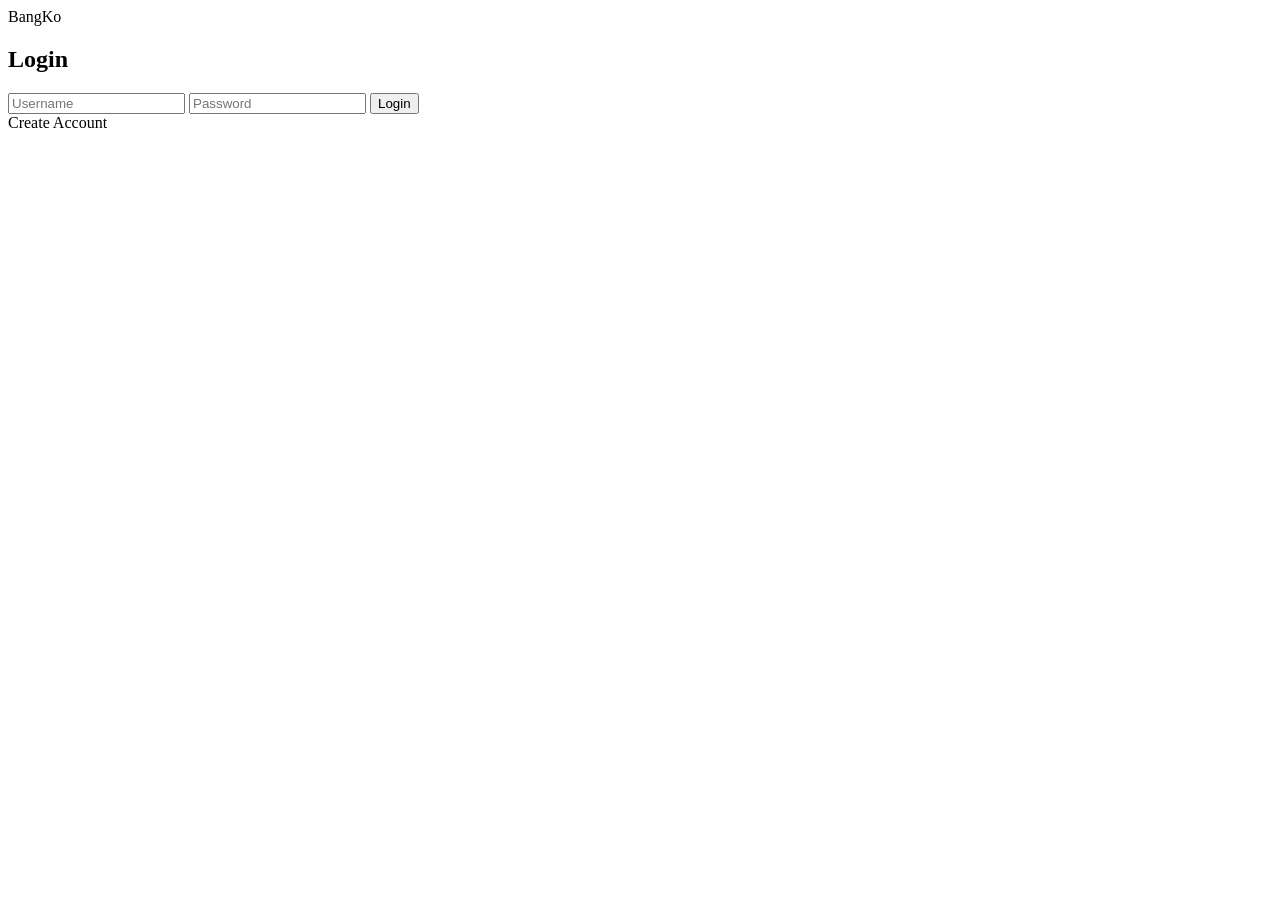
<file: src/main/resources/templates/index.html>
<!DOCTYPE html>
<html xmlns:th="http://www.thymeleaf.org">

<head>
    <title>BangKo - Login</title>
    <link rel="icon" type="image/svg+xml" th:href="@{/favicon.svg}">
    <link rel="stylesheet" th:href="@{/css/style.css}">
</head>

<body>

<div class="app-title">BangKo</div>

<div class="container">

    <!-- SUCCESS / ERROR MESSAGE -->
    <div th:if="${message}" class="success-message">
        <p th:text="${message}"></p>
    </div>

    <div th:if="${error}" class="error-message">
        <p th:text="${error}"></p>
    </div>

    <h2>Login</h2>

    <form th:action="@{/api/accounts/login}" method="post">

        <input type="text" name="username" placeholder="Username" required>

        <input type="password" name="password" placeholder="Password" required>

        <button type="submit">Login</button>

    </form>

    <a th:href="@{/register}">Create Account</a>

</div>

</body>
</html>
</file>
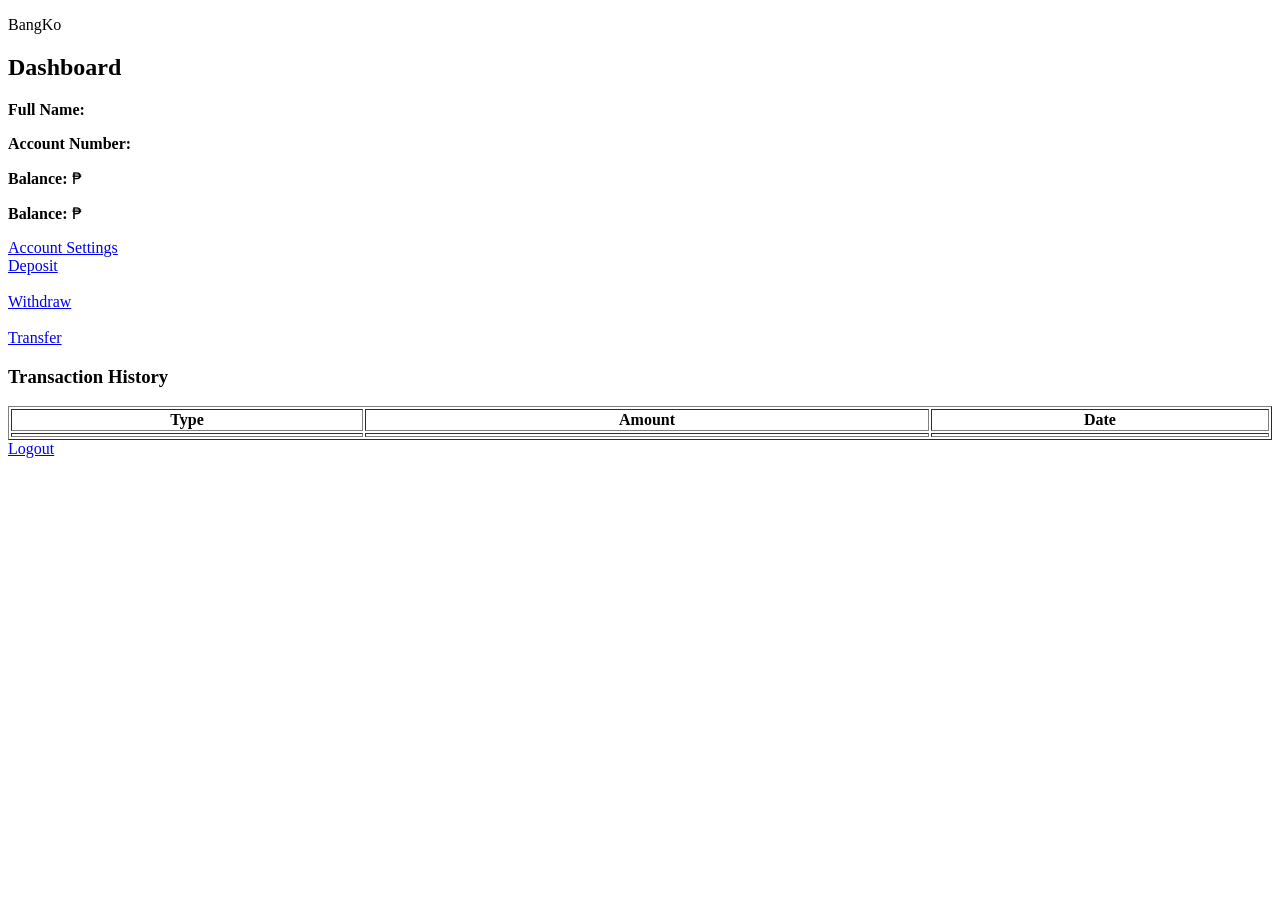
<file: src/main/resources/templates/dashboard.html>
<!DOCTYPE html>
<html xmlns:th="http://www.thymeleaf.org">

<head>
    <title>BangKo - Dashboard</title>
    <link rel="icon" type="image/svg+xml" th:href="@{/favicon.svg}">
    <link rel="stylesheet" th:href="@{/css/style.css}">
</head>

<body>

<div th:if="${message}" class="success-message">
    <p th:text="${message}"></p>
</div>

<div class="app-title">BangKo</div>

<div class="container">

    <h2>Dashboard</h2>

    <div class="card" th:if="${account != null}">
        <p><b>Full Name:</b> <span th:text="${account.fullName}"></span></p>
        <p><b>Account Number:</b> <span th:text="${account.accountNumber}"></span></p>
        <p><b>Balance:</b> ₱ <p><b>Balance:</b> ₱ <span th:text="${#numbers.formatDecimal(account.balance, 1, 'COMMA', 2, 'POINT')}"></span></p>
        <a href="/api/accounts/profile/edit">Account Settings</a>
    </div>

    <div class="card">
        <a href="/deposit">Deposit</a><br><br>
        <a href="/withdraw">Withdraw</a><br><br>
        <a href="/transfer">Transfer</a>
    </div>

    <div class="card">
        <h3>Transaction History</h3>

        <table border="1" width="100%">
            <tr>
                <th>Type</th>
                <th>Amount</th>
                <th>Date</th>
            </tr>

            <tr th:each="t : ${transactions}">
                <td th:text="${t.transactionType}"></td>
                <td th:text="${#numbers.formatDecimal(t.amount, 1, 'COMMA', 2, 'POINT')}"></td>
                <td th:text="${t.timestamp}"></td>
            </tr>
        </table>

    </div>

    <a href="/">Logout</a>

</div>

</body>
</html>
</file>
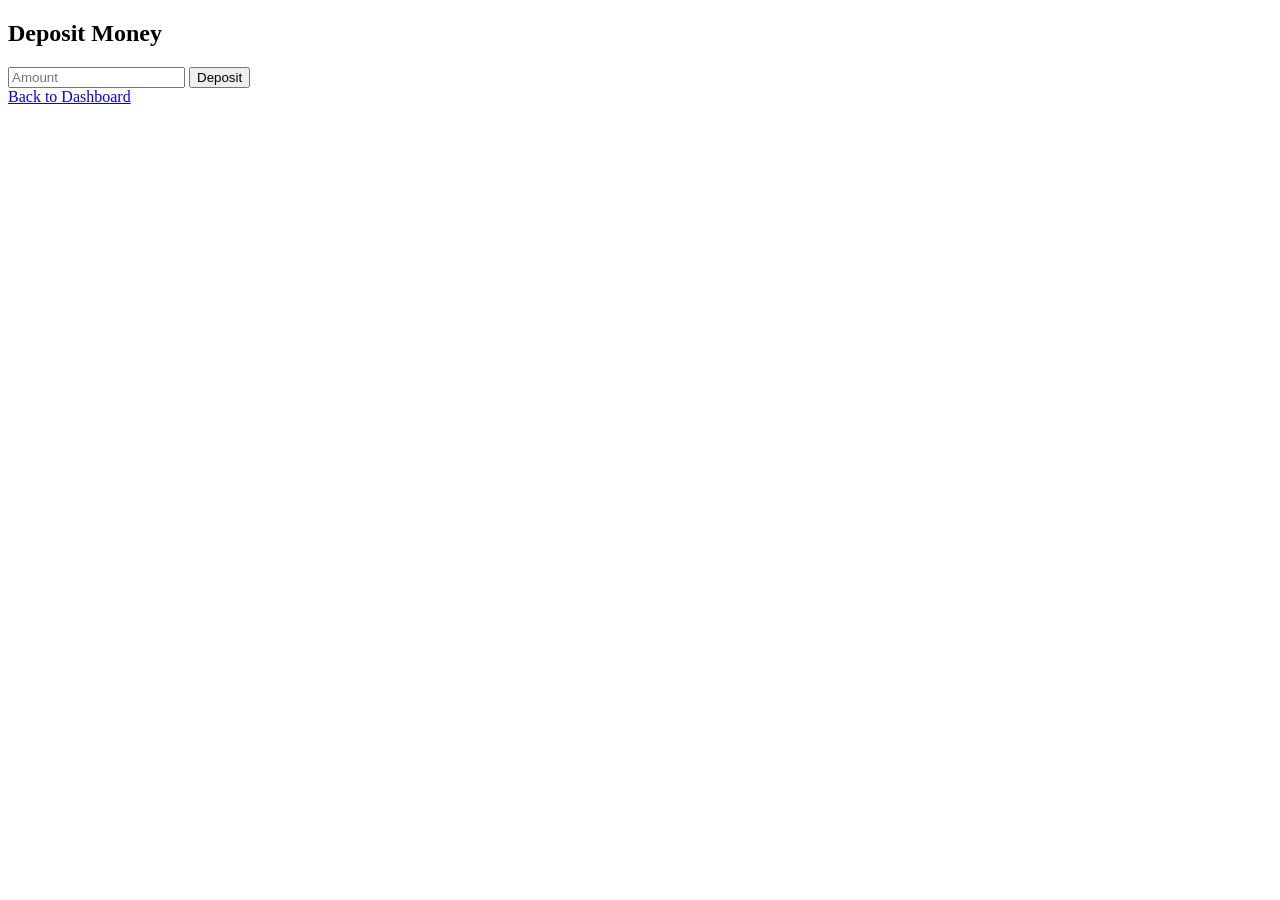
<file: src/main/resources/templates/deposit.html>
<!DOCTYPE html>
<html xmlns:th="http://www.thymeleaf.org">

<head>
    <title>Deposit</title>
    <link rel="icon" type="image/svg+xml" th:href="@{/favicon.svg}">
    <link rel="stylesheet" th:href="@{/css/style.css}">
</head>

<body>

<div class="container">

    <h2>Deposit Money</h2>

    <form action="/api/accounts/deposit" method="post">

        <input type="number" name="amount" placeholder="Amount" required>

        <button type="submit">Deposit</button>

    </form>

    <a href="/dashboard">Back to Dashboard</a>

</div>

</body>
</html>
</file>
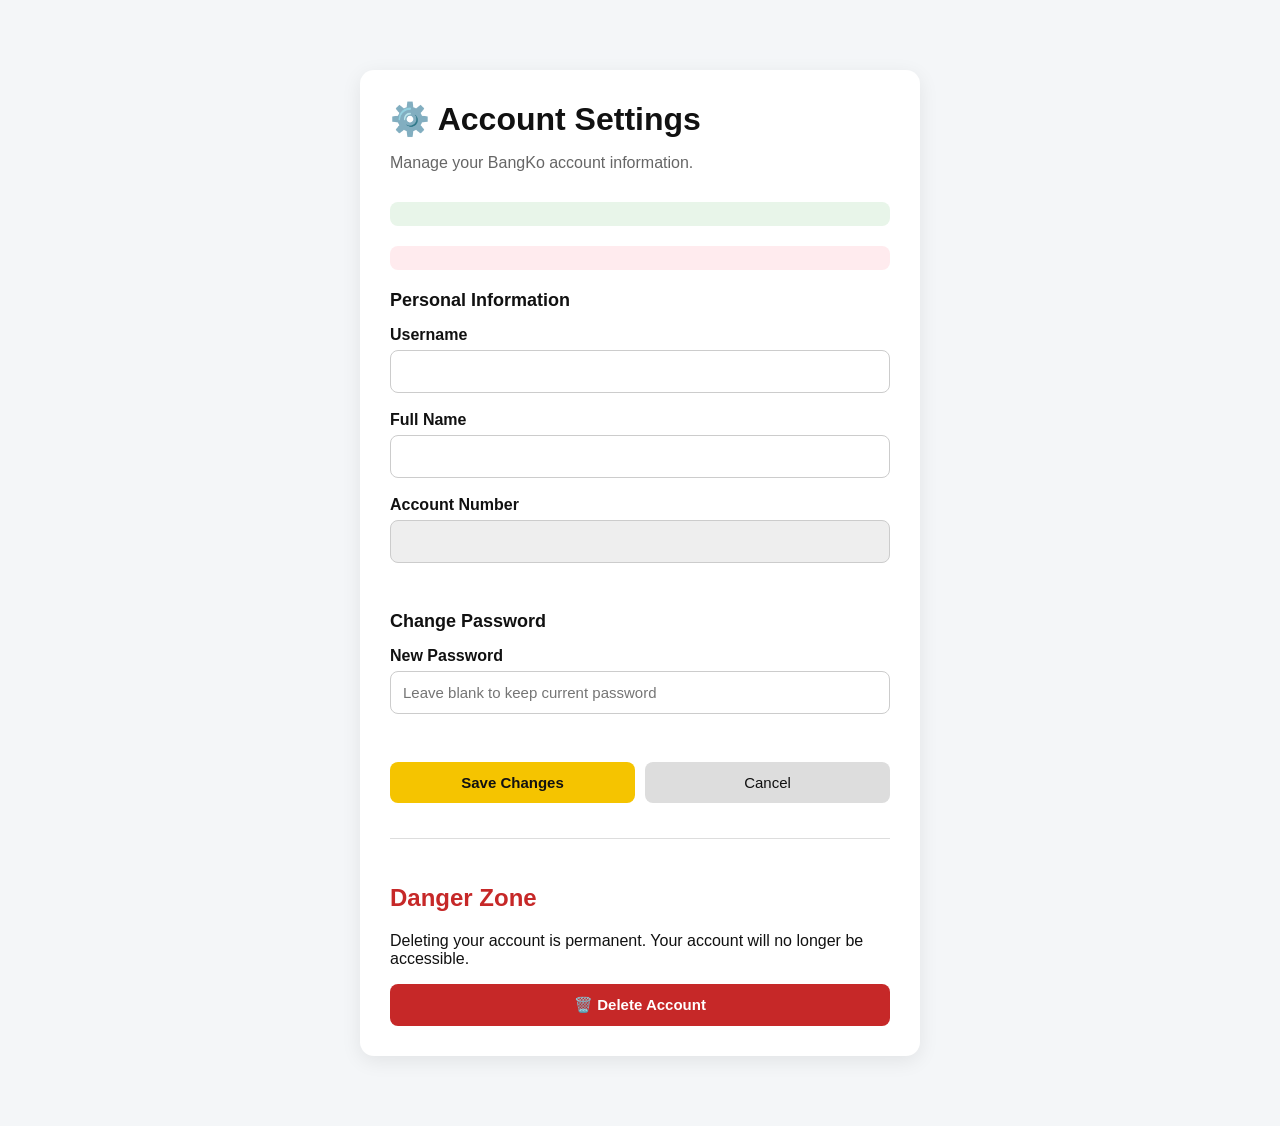
<file: src/main/resources/templates/edit-profile.html>
<!DOCTYPE html>
<html lang="en" xmlns:th="http://www.thymeleaf.org">

<head>
    <meta charset="UTF-8">
    <meta name="viewport" content="width=device-width, initial-scale=1.0">

    <title>Account Settings - BangKo</title>

    <style>

        * {
            box-sizing: border-box;
        }

        body {
            margin: 0;
            font-family: Arial, sans-serif;
            background: #f4f6f8;
            color: #111;
        }

        .container {
            width: 100%;
            max-width: 600px;
            margin: 50px auto;
            padding: 20px;
        }

        .card {
            background: white;
            border-radius: 14px;
            padding: 30px;
            box-shadow: 0 5px 20px rgba(0,0,0,0.08);
        }

        h1 {
            margin-top: 0;
            margin-bottom: 5px;
        }

        .subtitle {
            color: #666;
            margin-bottom: 30px;
        }

        .section {
            margin-bottom: 30px;
        }

        .section h2 {
            font-size: 18px;
            margin-bottom: 15px;
        }

        label {
            display: block;
            font-weight: bold;
            margin-bottom: 6px;
        }

        input {
            width: 100%;
            padding: 12px;
            margin-bottom: 18px;
            border: 1px solid #ccc;
            border-radius: 8px;
            font-size: 15px;
        }

        input:focus {
            outline: none;
            border-color: #2563eb;
        }

        .account-number {
            background: #eee;
            cursor: not-allowed;
        }

        .buttons {
            display: flex;
            gap: 10px;
            margin-top: 10px;
        }

        button,
        .cancel-btn {
            padding: 12px 18px;
            border-radius: 8px;
            border: none;
            cursor: pointer;
            font-size: 15px;
            text-decoration: none;
            text-align: center;
        }

        .save-btn {
            background: #f5c400;
            color: #111;
            font-weight: bold;
            flex: 1;
        }

        .cancel-btn {
            background: #ddd;
            color: #111;
            flex: 1;
        }

        .danger-zone {
            margin-top: 35px;
            padding-top: 25px;
            border-top: 1px solid #ddd;
        }

        .danger-zone h2 {
            color: #c62828;
        }

        .delete-btn {
            width: 100%;
            background: #c62828;
            color: white;
            font-weight: bold;
        }

        .message {
            padding: 12px;
            border-radius: 8px;
            margin-bottom: 20px;
            background: #e8f5e9;
            color: #2e7d32;
        }

        .error {
            padding: 12px;
            border-radius: 8px;
            margin-bottom: 20px;
            background: #ffebee;
            color: #c62828;
        }

    </style>
</head>

<body>

<div class="container">

    <div class="card">

        <h1>⚙️ Account Settings</h1>

        <p class="subtitle">
            Manage your BangKo account information.
        </p>


        <!-- SUCCESS MESSAGE -->
        <div class="message"
             th:if="${message}"
             th:text="${message}">
        </div>


        <!-- ERROR MESSAGE -->
        <div class="error"
             th:if="${error}"
             th:text="${error}">
        </div>


        <!-- PROFILE FORM -->
        <form action="/api/accounts/profile/update"
              method="post">

            <div class="section">

                <h2>Personal Information</h2>

                <label for="username">
                    Username
                </label>

                <input
                        type="text"
                        id="username"
                        name="username"
                        th:value="${session.user.username}"
                        required
                >


                <label for="fullName">
                    Full Name
                </label>

                <input
                        type="text"
                        id="fullName"
                        name="fullName"
                        th:value="${session.user.fullName}"
                        required
                >


                <label for="accountNumber">
                    Account Number
                </label>

                <input
                        type="text"
                        id="accountNumber"
                        th:value="${session.user.accountNumber}"
                        class="account-number"
                        readonly
                >

            </div>


            <div class="section">

                <h2>Change Password</h2>

                <label for="password">
                    New Password
                </label>

                <input
                        type="password"
                        id="password"
                        name="password"
                        placeholder="Leave blank to keep current password"
                >

            </div>


            <div class="buttons">

                <button
                        type="submit"
                        class="save-btn">
                    Save Changes
                </button>

                <a
                        href="/dashboard"
                        class="cancel-btn">
                    Cancel
                </a>

            </div>

        </form>


        <!-- DELETE ACCOUNT -->
        <div class="danger-zone">

            <h2>Danger Zone</h2>

            <p>
                Deleting your account is permanent.
                Your account will no longer be accessible.
            </p>

            <form
                    action="/api/accounts/profile/delete"
                    method="post"
                    onsubmit="return confirmDelete();">

                <button
                        type="submit"
                        class="delete-btn">
                    🗑️ Delete Account
                </button>

            </form>

        </div>

    </div>

</div>


<script>

    function confirmDelete() {

        return confirm(
            "Are you sure you want to permanently delete your BangKo account?\n\n" +
            "This action cannot be undone."
        );

    }

</script>

</body>

</html>
</file>
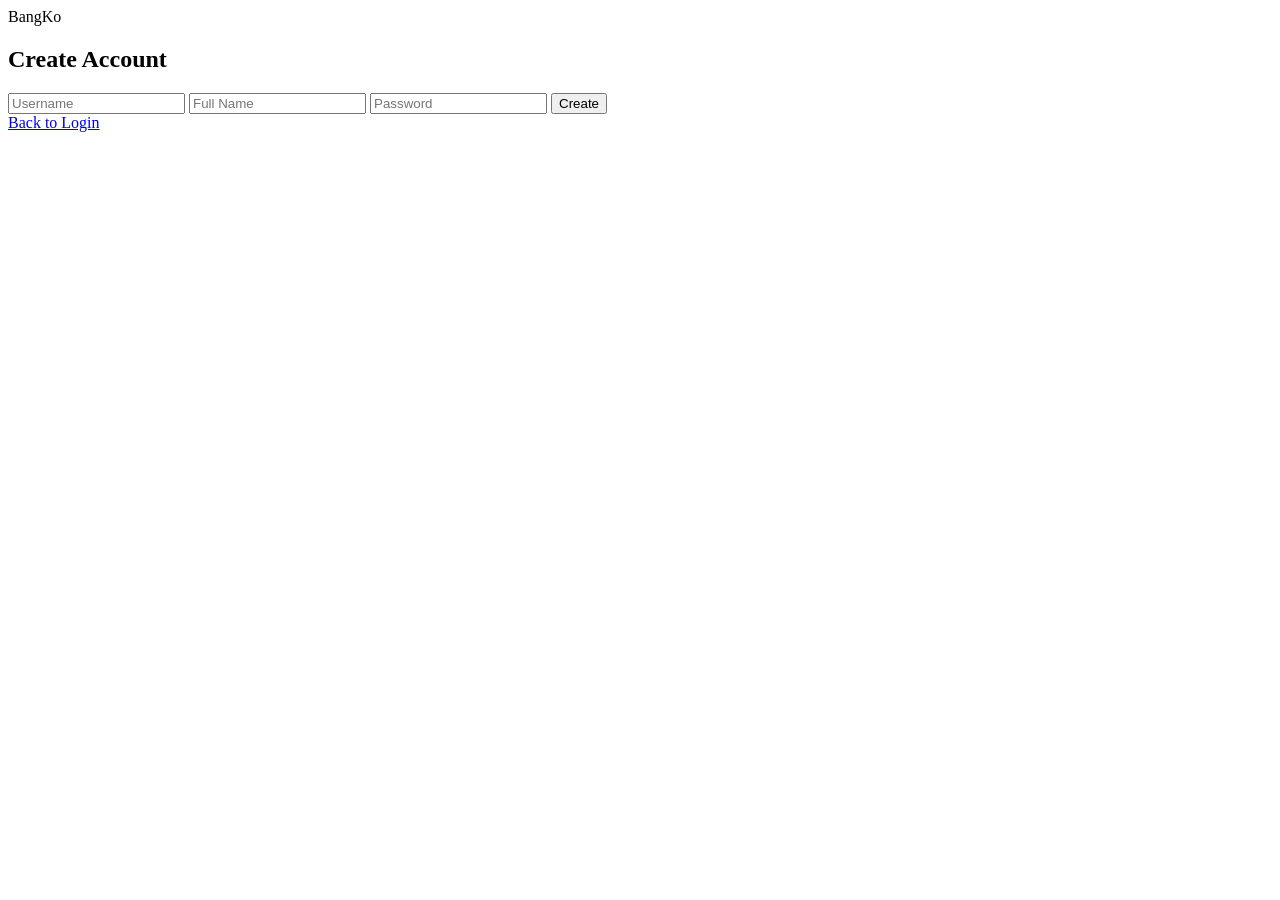
<file: src/main/resources/templates/register.html>
<!DOCTYPE html>
<html xmlns:th="http://www.thymeleaf.org">

<head>
    <title>BangKo - Register</title>
    <link rel="icon" type="image/svg+xml" th:href="@{/favicon.svg}">
    <link rel="stylesheet" th:href="@{/css/style.css}">
</head>

<body>

<div class="app-title">BangKo</div>

<div class="container">

    <h2>Create Account</h2>

    <form action="/api/accounts/create" method="post">

        <input type="text" name="username" placeholder="Username" required>

        <input type="text" name="fullName" placeholder="Full Name" required>

        <input type="password" name="password" placeholder="Password" required>

        <button type="submit">Create</button>

    </form>

    <a href="/">Back to Login</a>

</div>

</body>
</html>
</file>
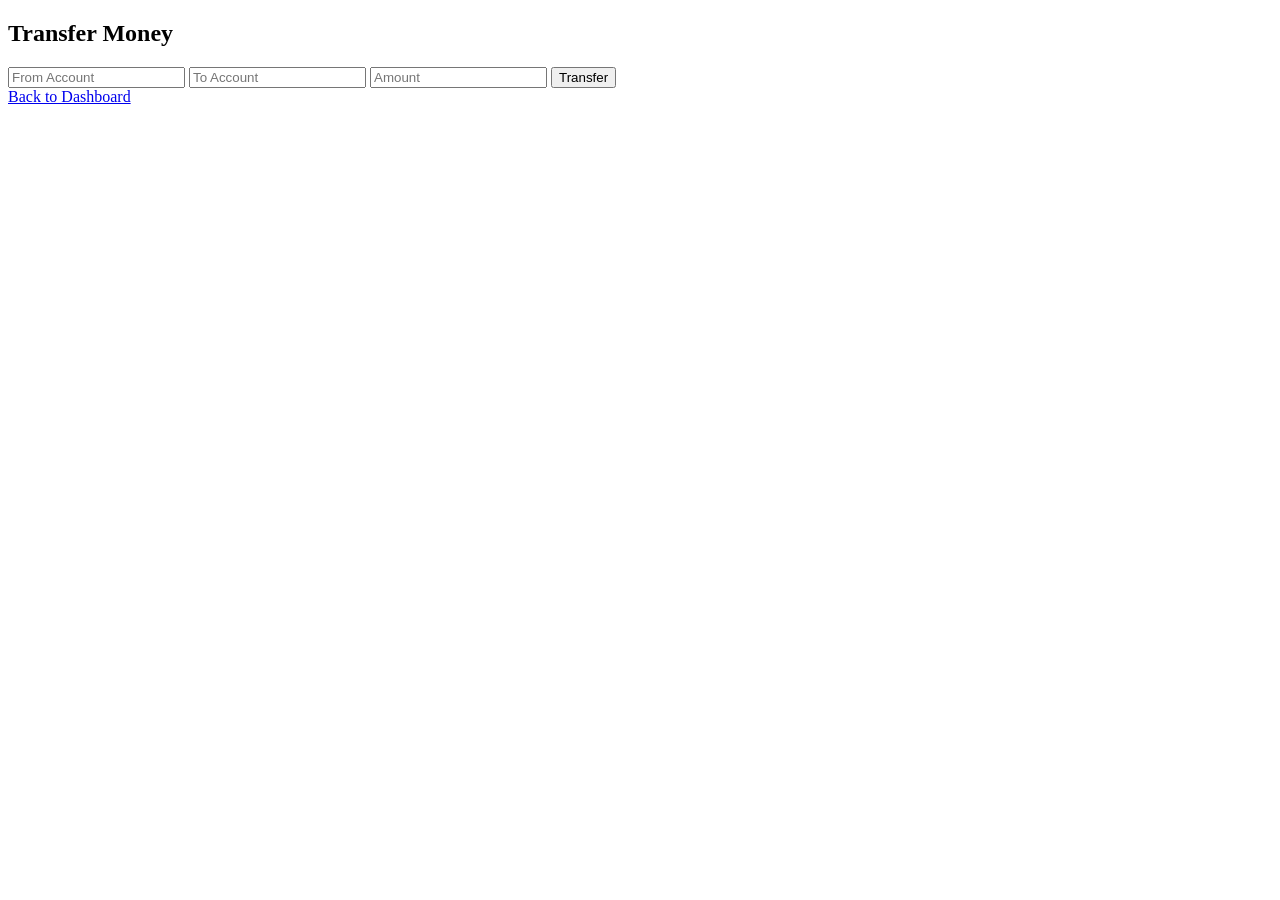
<file: src/main/resources/templates/transfer.html>
<!DOCTYPE html>
<html xmlns:th="http://www.thymeleaf.org">

<head>
  <title>Transfer</title>
  <link rel="icon" type="image/svg+xml" th:href="@{/favicon.svg}">
  <link rel="stylesheet" th:href="@{/css/style.css}">
</head>

<body>

<div class="container">

  <h2>Transfer Money</h2>

  <form action="/api/accounts/transfer" method="post">

    <input type="text" name="fromAccount" placeholder="From Account" required>

    <input type="text" name="toAccount" placeholder="To Account" required>

    <input type="number" name="amount" placeholder="Amount" required>

    <button type="submit">Transfer</button>

  </form>

  <a href="/dashboard">Back to Dashboard</a>

</div>

</body>
</html>
</file>
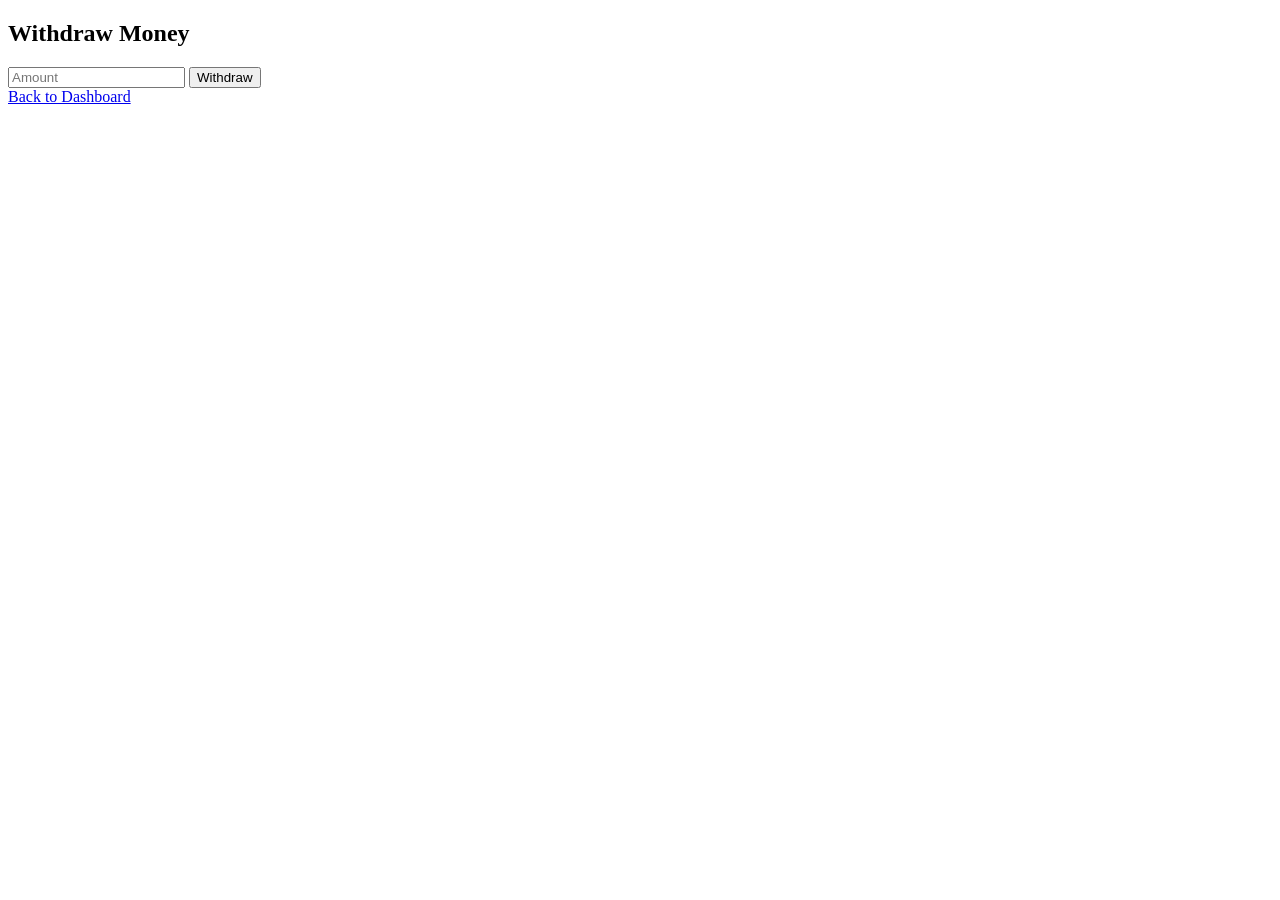
<file: src/main/resources/templates/withdraw.html>
<!DOCTYPE html>
<html xmlns:th="http://www.thymeleaf.org">

<head>
  <title>Withdraw</title>
  <link rel="icon" type="image/svg+xml" th:href="@{/favicon.svg}">
  <link rel="stylesheet" th:href="@{/css/style.css}">
</head>

<body>

<div class="container">

  <h2>Withdraw Money</h2>

  <form action="/api/accounts/withdraw" method="post">

    <input type="number" name="amount" placeholder="Amount" required>

    <button type="submit">Withdraw</button>

  </form>

  <a href="/dashboard">Back to Dashboard</a>

</div>

</body>
</html>
</file>
